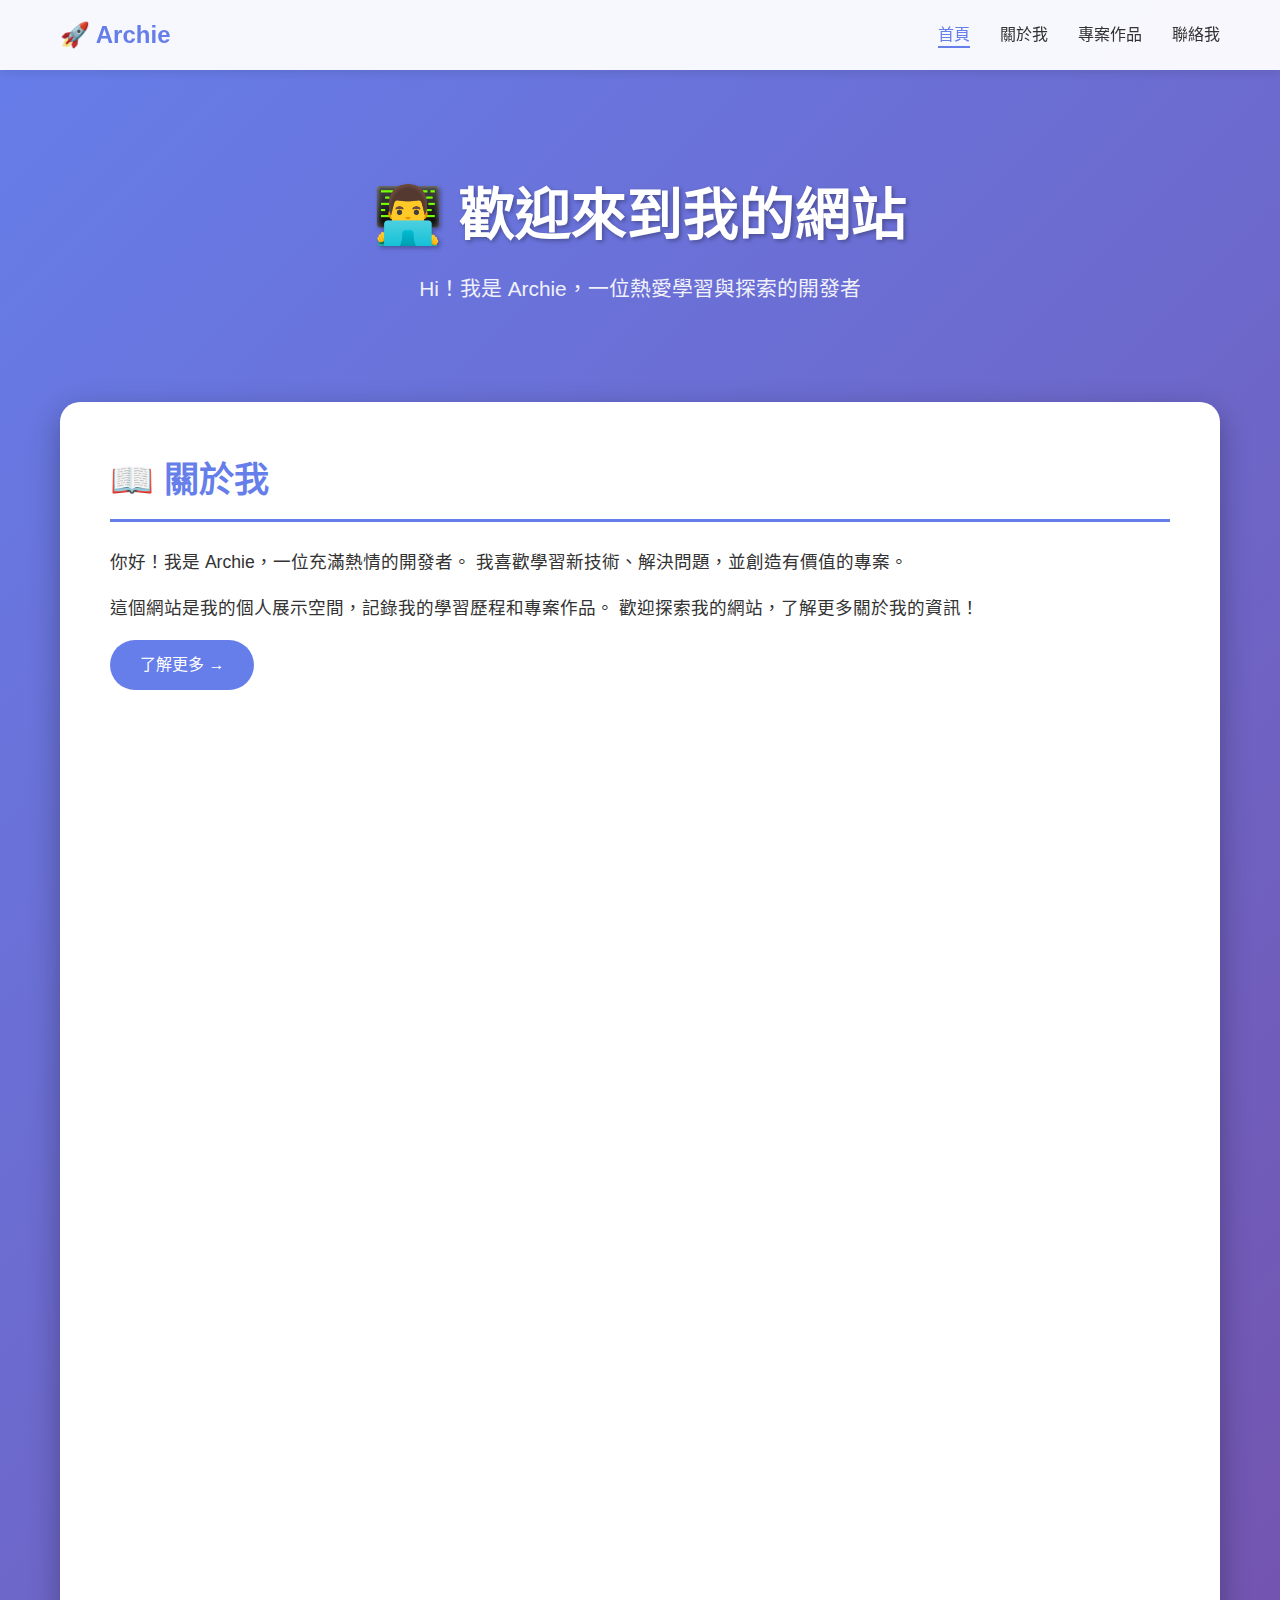
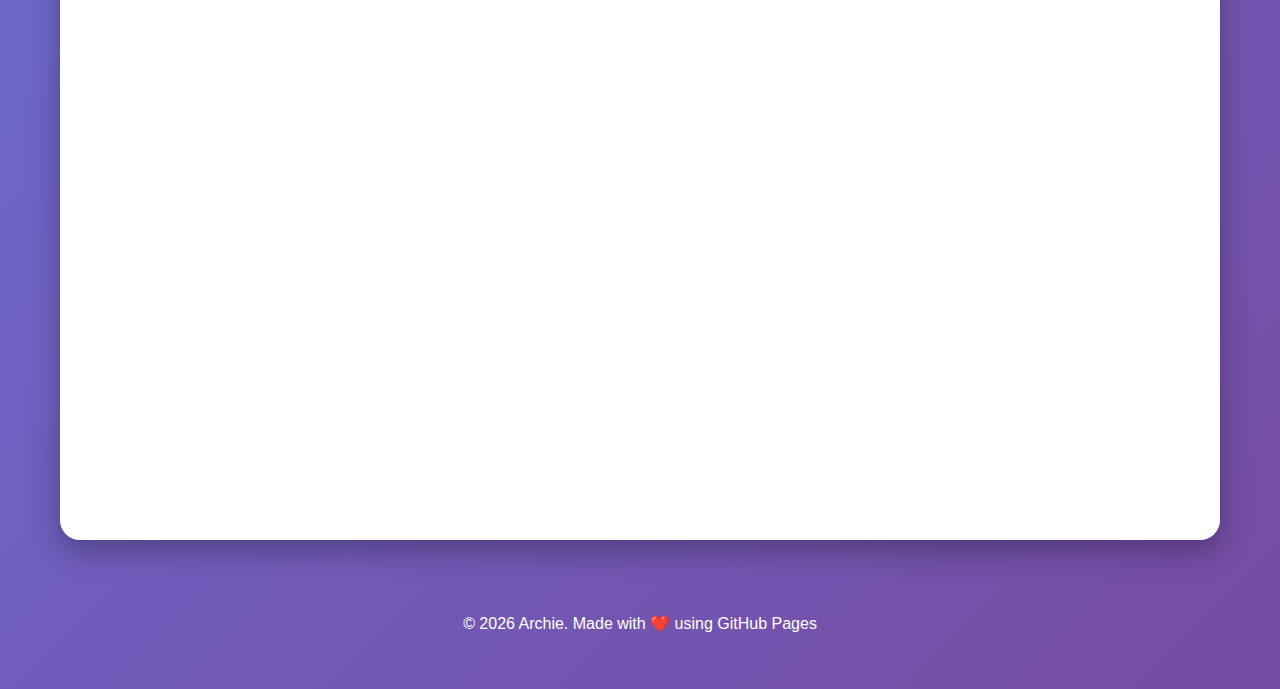
<file: index.html>
<!DOCTYPE html>
<html lang="zh-TW">
<head>
    <meta charset="UTF-8">
    <meta name="viewport" content="width=device-width, initial-scale=1.0">
    <meta name="description" content="Archie 的個人網站 - 展示我的技能與專案作品">
    <meta name="keywords" content="Archie, 個人網站, 作品集, GitHub Pages">
    <meta name="author" content="Archie">
    <title>Archie 的個人網站</title>
    
    <!-- Font Awesome -->
    <link rel="stylesheet" href="https://cdnjs.cloudflare.com/ajax/libs/font-awesome/6.0.0/css/all.min.css">
    
    <!-- 自訂 CSS -->
    <link rel="stylesheet" href="css/style.css">
</head>
<body>
    <!-- 導航列 -->
    <nav>
        <div class="container">
            <a href="index.html" class="logo">🚀 Archie</a>
            <ul>
                <li><a href="index.html">首頁</a></li>
                <li><a href="about.html">關於我</a></li>
                <li><a href="projects.html">專案作品</a></li>
                <li><a href="#contact">聯絡我</a></li>
            </ul>
        </div>
    </nav>

    <!-- 主要內容 -->
    <div class="container">
        <!-- 標題區 -->
        <header>
            <h1>👨‍💻 歡迎來到我的網站</h1>
            <p>Hi！我是 Archie，一位熱愛學習與探索的開發者</p>
        </header>
        
        <!-- 內容區 -->
        <div class="content">
            <!-- 關於我 -->
            <section id="about">
                <h2>📖 關於我</h2>
                <p>
                    你好！我是 Archie，一位充滿熱情的開發者。
                    我喜歡學習新技術、解決問題，並創造有價值的專案。
                </p>
                <p>
                    這個網站是我的個人展示空間，記錄我的學習歷程和專案作品。
                    歡迎探索我的網站，了解更多關於我的資訊！
                </p>
                <a href="about.html" class="btn">了解更多 →</a>
            </section>
            
            <!-- 技能 -->
            <section id="skills">
                <h2>🚀 我的技能</h2>
                <div class="skills">
                    <div class="skill-card">
                        <i class="fab fa-html5"></i>
                        <h3>HTML5</h3>
                    </div>
                    <div class="skill-card">
                        <i class="fab fa-css3-alt"></i>
                        <h3>CSS3</h3>
                    </div>
                    <div class="skill-card">
                        <i class="fab fa-js"></i>
                        <h3>JavaScript</h3>
                    </div>
                    <div class="skill-card">
                        <i class="fab fa-git-alt"></i>
                        <h3>Git</h3>
                    </div>
                    <div class="skill-card">
                        <i class="fab fa-github"></i>
                        <h3>GitHub</h3>
                    </div>
                    <div class="skill-card">
                        <i class="fas fa-code"></i>
                        <h3>VS Code</h3>
                    </div>
                </div>
            </section>
            
            <!-- 精選專案 -->
            <section id="featured-projects">
                <h2>💼 精選專案</h2>
                <div class="projects">
                    <div class="project-card">
                        <h3>🌐 個人網站</h3>
                        <p>使用 HTML、CSS、JavaScript 建立的響應式個人網站，部署在 GitHub Pages 上。</p>
                        <div class="tags">
                            <span class="tag">HTML</span>
                            <span class="tag">CSS</span>
                            <span class="tag">JavaScript</span>
                        </div>
                    </div>
                    <div class="project-card">
                        <h3>📚 學習筆記系統</h3>
                        <p>記錄程式學習歷程的筆記系統，包含各種技術文章和心得分享。</p>
                        <div class="tags">
                            <span class="tag">Markdown</span>
                            <span class="tag">Git</span>
                        </div>
                    </div>
                </div>
                <div style="text-align: center; margin-top: 30px;">
                    <a href="projects.html" class="btn">查看所有專案 →</a>
                </div>
            </section>
            
            <!-- 聯絡方式 -->
            <section id="contact">
                <h2>📧 聯絡我</h2>
                <p>如果你想與我聯繫，歡迎透過以下方式：</p>
                <div class="contact-links">
                    <a href="https://github.com/Archie1205" target="_blank">
                        <i class="fab fa-github"></i> GitHub
                    </a>
                    <a href="mailto:your.email@example.com">
                        <i class="fas fa-envelope"></i> Email
                    </a>
                    <a href="https://www.linkedin.com/in/yourprofile" target="_blank">
                        <i class="fab fa-linkedin"></i> LinkedIn
                    </a>
                </div>
            </section>
        </div>
        
        <!-- 頁尾 -->
        <footer>
            <p>&copy; 2024 Archie. Made with ❤️ using GitHub Pages</p>
        </footer>
    </div>

    <!-- 自訂 JavaScript -->
    <script src="js/script.js"></script>
</body>
</html>
</file>
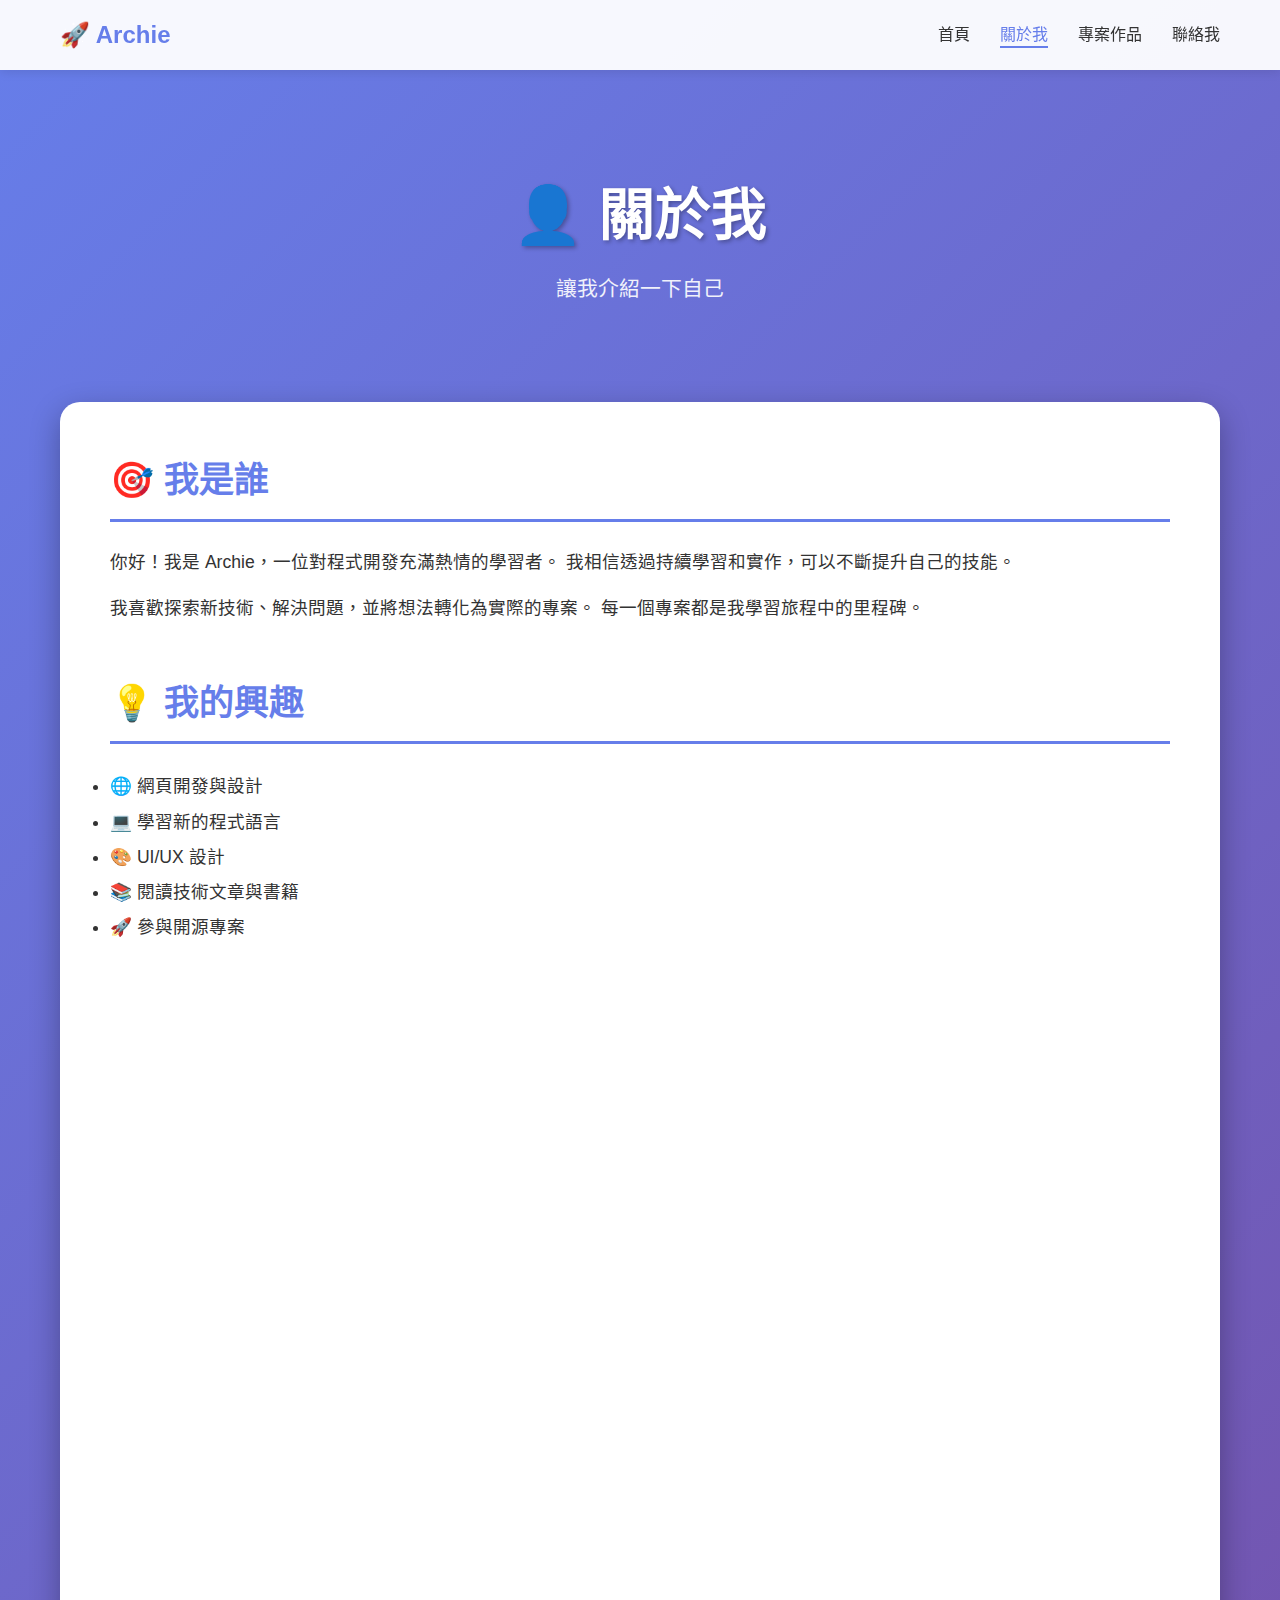
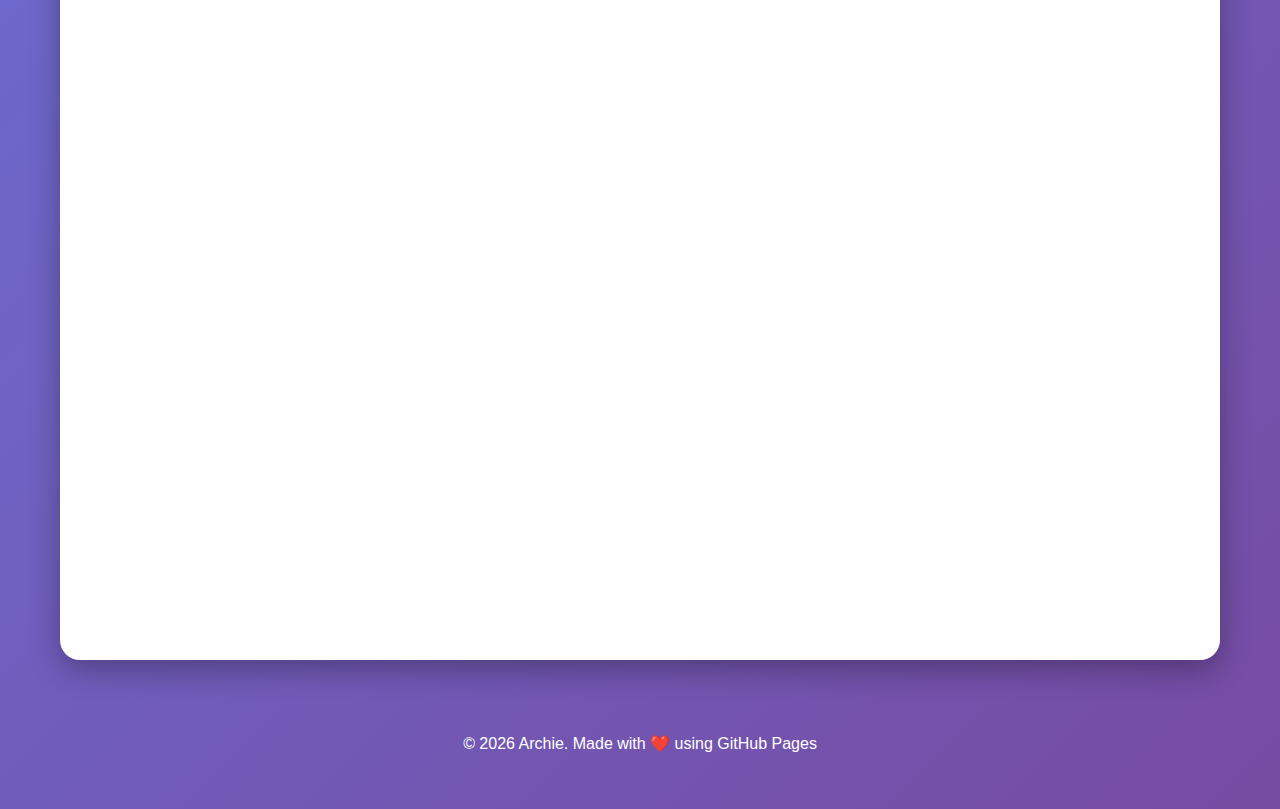
<file: about.html>
<!DOCTYPE html>
<html lang="zh-TW">
<head>
    <meta charset="UTF-8">
    <meta name="viewport" content="width=device-width, initial-scale=1.0">
    <title>關於我 - Archie</title>
    <link rel="stylesheet" href="https://cdnjs.cloudflare.com/ajax/libs/font-awesome/6.0.0/css/all.min.css">
    <link rel="stylesheet" href="css/style.css">
</head>
<body>
    <nav>
        <div class="container">
            <a href="index.html" class="logo">🚀 Archie</a>
            <ul>
                <li><a href="index.html">首頁</a></li>
                <li><a href="about.html">關於我</a></li>
                <li><a href="projects.html">專案作品</a></li>
                <li><a href="index.html#contact">聯絡我</a></li>
            </ul>
        </div>
    </nav>

    <div class="container">
        <header>
            <h1>👤 關於我</h1>
            <p>讓我介紹一下自己</p>
        </header>
        
        <div class="content">
            <section>
                <h2>🎯 我是誰</h2>
                <p>
                    你好！我是 Archie，一位對程式開發充滿熱情的學習者。
                    我相信透過持續學習和實作，可以不斷提升自己的技能。
                </p>
                <p>
                    我喜歡探索新技術、解決問題，並將想法轉化為實際的專案。
                    每一個專案都是我學習旅程中的里程碑。
                </p>
            </section>

            <section>
                <h2>💡 我的興趣</h2>
                <ul style="font-size: 1.1em; line-height: 2;">
                    <li>🌐 網頁開發與設計</li>
                    <li>💻 學習新的程式語言</li>
                    <li>🎨 UI/UX 設計</li>
                    <li>📚 閱讀技術文章與書籍</li>
                    <li>🚀 參與開源專案</li>
                </ul>
            </section>

            <section>
                <h2>🎓 學習歷程</h2>
                <div class="projects">
                    <div class="project-card">
                        <h3>📅 2024 年</h3>
                        <p>開始學習 HTML、CSS、JavaScript</p>
                        <p>建立第一個 GitHub Pages 網站</p>
                    </div>
                    <div class="project-card">
                        <h3>🎯 目標</h3>
                        <p>持續精進前端開發技能</p>
                        <p>學習後端技術與資料庫</p>
                        <p>參與更多開源專案</p>
                    </div>
                </div>
            </section>

            <section>
                <h2>🛠️ 技能詳情</h2>
                <div class="skills">
                    <div class="skill-card">
                        <i class="fab fa-html5"></i>
                        <h3>HTML5</h3>
                        <p style="margin-top: 10px; font-size: 0.9em;">語意化標籤、表單設計</p>
                    </div>
                    <div class="skill-card">
                        <i class="fab fa-css3-alt"></i>
                        <h3>CSS3</h3>
                        <p style="margin-top: 10px; font-size: 0.9em;">Flexbox、Grid、動畫</p>
                    </div>
                    <div class="skill-card">
                        <i class="fab fa-js"></i>
                        <h3>JavaScript</h3>
                        <p style="margin-top: 10px; font-size: 0.9em;">ES6+、DOM 操作</p>
                    </div>
                    <div class="skill-card">
                        <i class="fab fa-git-alt"></i>
                        <h3>Git</h3>
                        <p style="margin-top: 10px; font-size: 0.9em;">版本控制、協作開發</p>
                    </div>
                </div>
            </section>

            <section>
                <h2>📞 聯絡我</h2>
                <p>如果你想與我交流或合作，歡迎透過以下方式聯繫：</p>
                <div class="contact-links">
                    <a href="https://github.com/Archie1205" target="_blank">
                        <i class="fab fa-github"></i> GitHub
                    </a>
                    <a href="mailto:your.email@example.com">
                        <i class="fas fa-envelope"></i> Email
                    </a>
                </div>
            </section>
        </div>
        
        <footer>
            <p>&copy; 2024 Archie. Made with ❤️ using GitHub Pages</p>
        </footer>
    </div>

    <script src="js/script.js"></script>
</body>
</html>
</file>
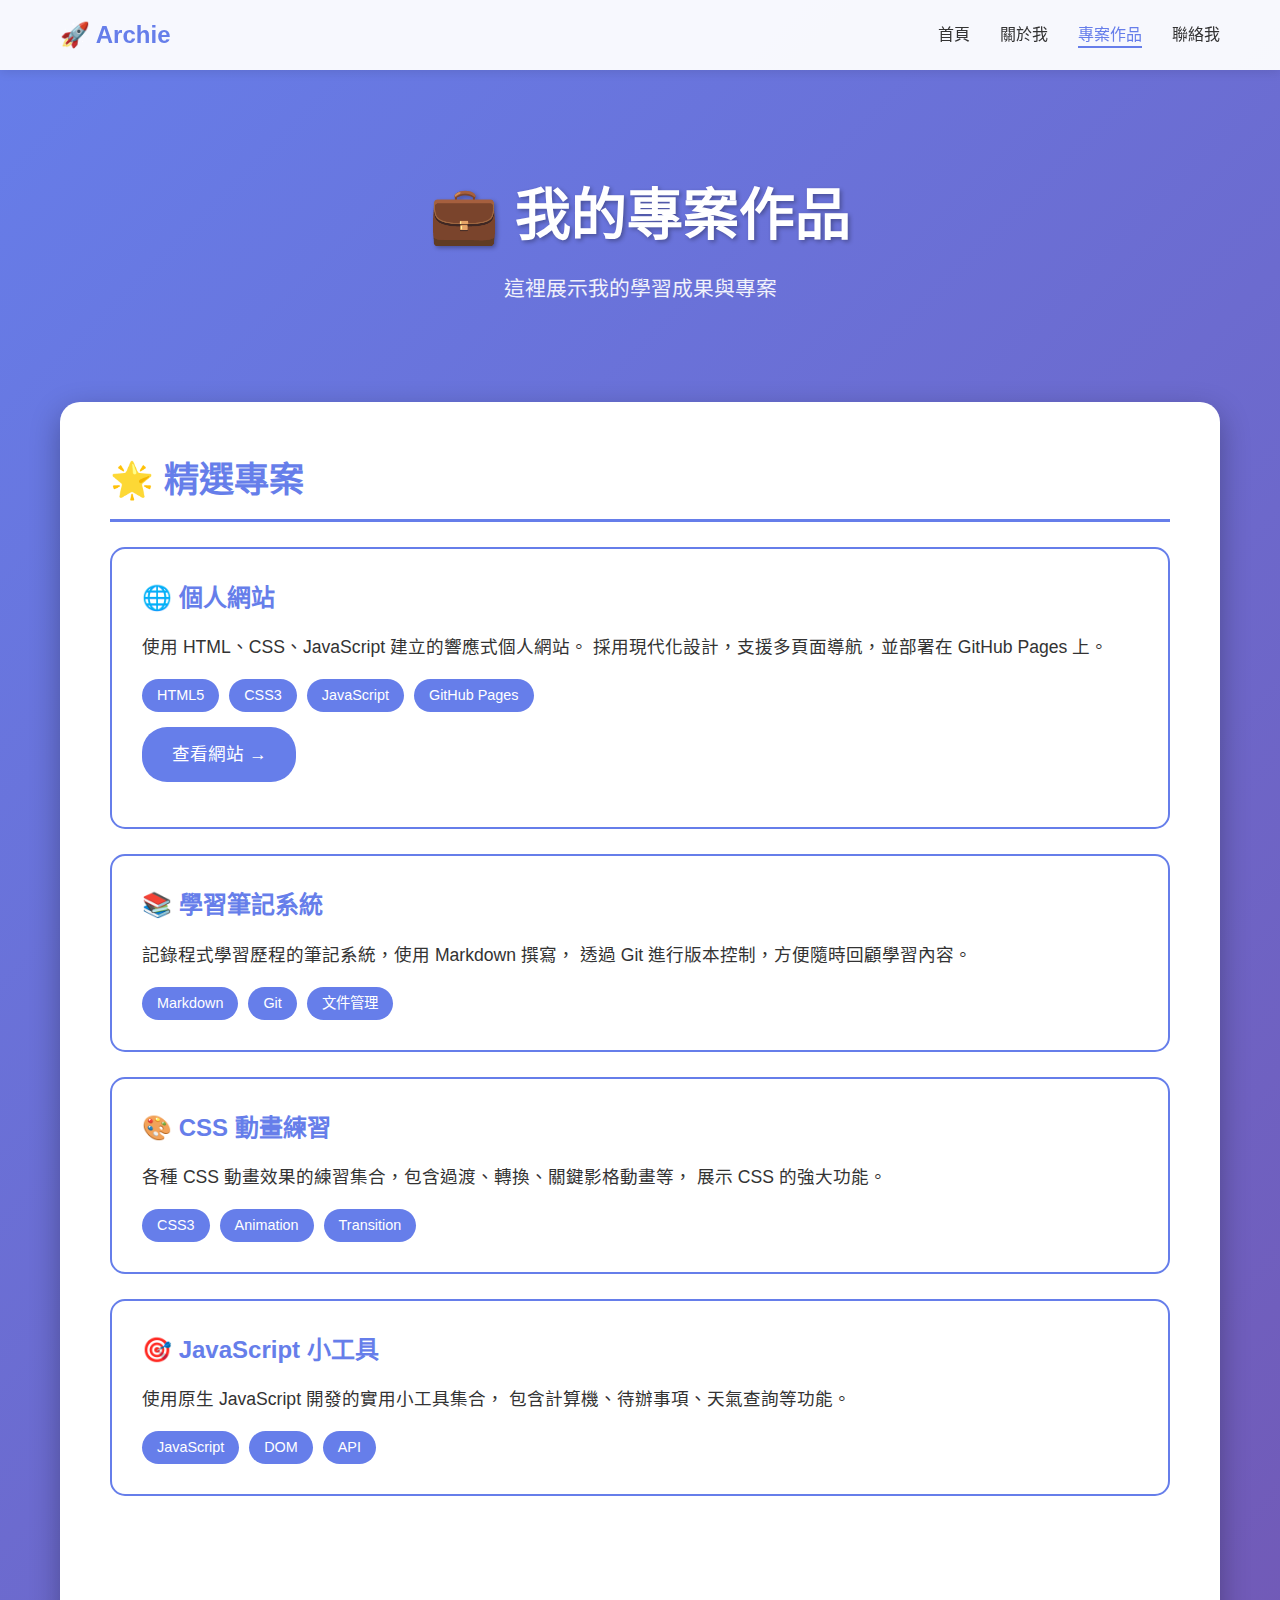
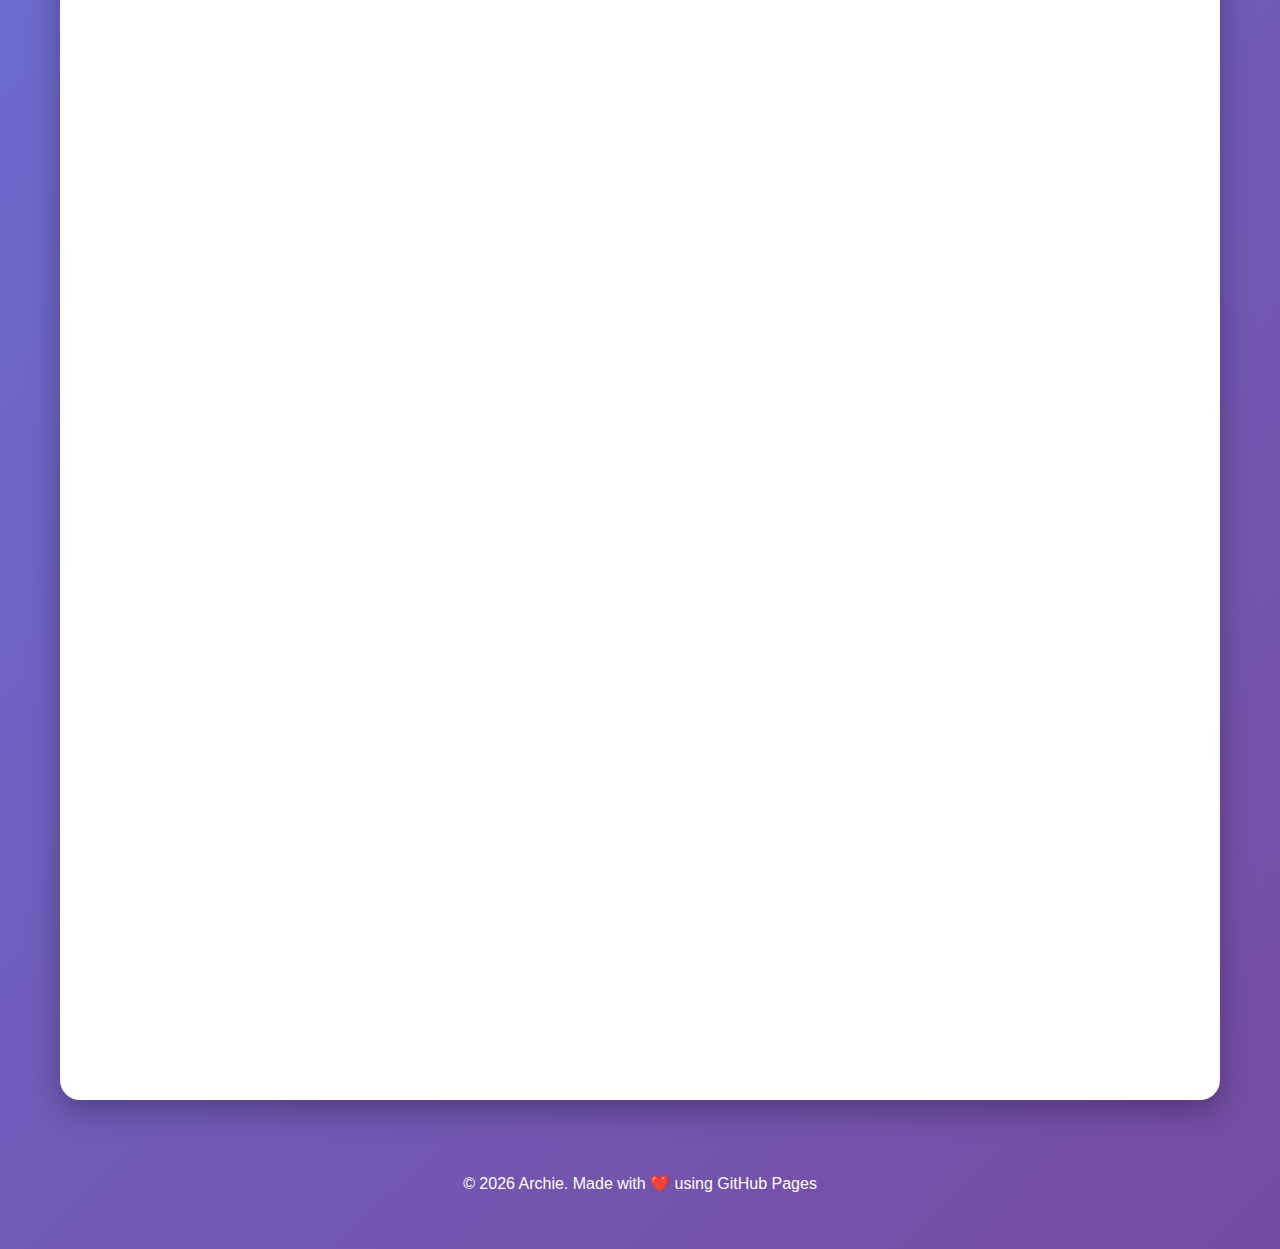
<file: projects.html>
<!DOCTYPE html>
<html lang="zh-TW">
<head>
    <meta charset="UTF-8">
    <meta name="viewport" content="width=device-width, initial-scale=1.0">
    <title>專案作品 - Archie</title>
    <link rel="stylesheet" href="https://cdnjs.cloudflare.com/ajax/libs/font-awesome/6.0.0/css/all.min.css">
    <link rel="stylesheet" href="css/style.css">
</head>
<body>
    <nav>
        <div class="container">
            <a href="index.html" class="logo">🚀 Archie</a>
            <ul>
                <li><a href="index.html">首頁</a></li>
                <li><a href="about.html">關於我</a></li>
                <li><a href="projects.html">專案作品</a></li>
                <li><a href="index.html#contact">聯絡我</a></li>
            </ul>
        </div>
    </nav>

    <div class="container">
        <header>
            <h1>💼 我的專案作品</h1>
            <p>這裡展示我的學習成果與專案</p>
        </header>
        
        <div class="content">
            <section>
                <h2>🌟 精選專案</h2>
                <div class="projects">
                    <div class="project-card">
                        <h3>🌐 個人網站</h3>
                        <p>
                            使用 HTML、CSS、JavaScript 建立的響應式個人網站。
                            採用現代化設計，支援多頁面導航，並部署在 GitHub Pages 上。
                        </p>
                        <div class="tags">
                            <span class="tag">HTML5</span>
                            <span class="tag">CSS3</span>
                            <span class="tag">JavaScript</span>
                            <span class="tag">GitHub Pages</span>
                        </div>
                        <p style="margin-top: 15px;">
                            <a href="https://archie1205.github.io" target="_blank" class="btn">查看網站 →</a>
                        </p>
                    </div>

                    <div class="project-card">
                        <h3>📚 學習筆記系統</h3>
                        <p>
                            記錄程式學習歷程的筆記系統，使用 Markdown 撰寫，
                            透過 Git 進行版本控制，方便隨時回顧學習內容。
                        </p>
                        <div class="tags">
                            <span class="tag">Markdown</span>
                            <span class="tag">Git</span>
                            <span class="tag">文件管理</span>
                        </div>
                    </div>

                    <div class="project-card">
                        <h3>🎨 CSS 動畫練習</h3>
                        <p>
                            各種 CSS 動畫效果的練習集合，包含過渡、轉換、關鍵影格動畫等，
                            展示 CSS 的強大功能。
                        </p>
                        <div class="tags">
                            <span class="tag">CSS3</span>
                            <span class="tag">Animation</span>
                            <span class="tag">Transition</span>
                        </div>
                    </div>

                    <div class="project-card">
                        <h3>🎯 JavaScript 小工具</h3>
                        <p>
                            使用原生 JavaScript 開發的實用小工具集合，
                            包含計算機、待辦事項、天氣查詢等功能。
                        </p>
                        <div class="tags">
                            <span class="tag">JavaScript</span>
                            <span class="tag">DOM</span>
                            <span class="tag">API</span>
                        </div>
                    </div>
                </div>
            </section>

            <section>
                <h2>🚀 進行中的專案</h2>
                <div class="projects">
                    <div class="project-card">
                        <h3>📱 響應式作品集網站</h3>
                        <p>
                            正在開發更完整的作品集網站，將加入更多互動效果和專案展示。
                        </p>
                        <div class="tags">
                            <span class="tag">開發中</span>
                        </div>
                    </div>

                    <div class="project-card">
                        <h3>🎮 小遊戲開發</h3>
                        <p>
                            使用 JavaScript 開發簡單的網頁遊戲，學習遊戲邏輯與動畫處理。
                        </p>
                        <div class="tags">
                            <span class="tag">規劃中</span>
                        </div>
                    </div>
                </div>
            </section>

            <section>
                <h2>💡 未來計畫</h2>
                <ul style="font-size: 1.1em; line-height: 2;">
                    <li>🔹 學習 React.js 框架</li>
                    <li>🔹 開發全端應用程式</li>
                    <li>🔹 參與開源專案貢獻</li>
                    <li>🔹 建立技術部落格</li>
                    <li>🔹 學習資料庫與後端技術</li>
                </ul>
            </section>

            <section>
                <h2>📞 想要合作？</h2>
                <p>如果你對我的專案有興趣，或想要一起合作，歡迎聯繫我！</p>
                <div class="contact-links">
                    <a href="https://github.com/Archie1205" target="_blank">
                        <i class="fab fa-github"></i> GitHub
                    </a>
                    <a href="mailto:your.email@example.com">
                        <i class="fas fa-envelope"></i> Email
                    </a>
                </div>
            </section>
        </div>
        
        <footer>
            <p>&copy; 2024 Archie. Made with ❤️ using GitHub Pages</p>
        </footer>
    </div>

    <script src="js/script.js"></script>
</body>
</html>
</file>
<file: css/style.css>
/* ===== 全域樣式 ===== */
* {
    margin: 0;
    padding: 0;
    box-sizing: border-box;
}

:root {
    --primary-color: #667eea;
    --secondary-color: #764ba2;
    --text-color: #333;
    --light-bg: #f8f9fa;
    --white: #ffffff;
    --shadow: 0 10px 30px rgba(0,0,0,0.3);
}

body {
    font-family: 'Segoe UI', Tahoma, Geneva, Verdana, sans-serif;
    line-height: 1.6;
    color: var(--text-color);
    background: linear-gradient(135deg, var(--primary-color) 0%, var(--secondary-color) 100%);
    min-height: 100vh;
}

/* ===== 導航列 ===== */
nav {
    background: rgba(255, 255, 255, 0.95);
    padding: 1rem 0;
    position: sticky;
    top: 0;
    z-index: 1000;
    box-shadow: 0 2px 10px rgba(0,0,0,0.1);
    animation: slideDown 0.5s ease-out;
}

nav .container {
    max-width: 1200px;
    margin: 0 auto;
    padding: 0 20px;
    display: flex;
    justify-content: space-between;
    align-items: center;
}

nav .logo {
    font-size: 1.5em;
    font-weight: bold;
    color: var(--primary-color);
    text-decoration: none;
}

nav ul {
    list-style: none;
    display: flex;
    gap: 30px;
}

nav ul li a {
    color: var(--text-color);
    text-decoration: none;
    font-weight: 500;
    transition: color 0.3s ease;
    position: relative;
}

nav ul li a:hover {
    color: var(--primary-color);
}

nav ul li a.active {
    color: var(--primary-color);
}

nav ul li a::after {
    content: '';
    position: absolute;
    bottom: -5px;
    left: 0;
    width: 0;
    height: 2px;
    background: var(--primary-color);
    transition: width 0.3s ease;
}

nav ul li a:hover::after,
nav ul li a.active::after {
    width: 100%;
}

/* ===== 容器 ===== */
.container {
    max-width: 1200px;
    margin: 0 auto;
    padding: 20px;
}

/* ===== 標題區 ===== */
header {
    text-align: center;
    color: white;
    padding: 80px 20px 60px;
    animation: fadeInDown 1s ease-in;
}

header h1 {
    font-size: 3.5em;
    margin-bottom: 10px;
    text-shadow: 2px 2px 4px rgba(0,0,0,0.3);
}

header p {
    font-size: 1.3em;
    opacity: 0.9;
}

/* ===== 內容區 ===== */
.content {
    background: white;
    border-radius: 20px;
    padding: 50px;
    margin: 20px 0 40px;
    box-shadow: var(--shadow);
    animation: fadeInUp 1s ease-in;
}

section {
    margin-bottom: 50px;
}

section:last-child {
    margin-bottom: 0;
}

h2 {
    color: var(--primary-color);
    margin-bottom: 25px;
    font-size: 2.2em;
    border-bottom: 3px solid var(--primary-color);
    padding-bottom: 10px;
}

h3 {
    color: var(--primary-color);
    margin-bottom: 15px;
    font-size: 1.5em;
}

p {
    margin-bottom: 15px;
    font-size: 1.1em;
    line-height: 1.8;
}

/* ===== 技能卡片 ===== */
.skills {
    display: grid;
    grid-template-columns: repeat(auto-fit, minmax(200px, 1fr));
    gap: 25px;
    margin-top: 30px;
}

.skill-card {
    background: linear-gradient(135deg, var(--primary-color) 0%, var(--secondary-color) 100%);
    color: white;
    padding: 30px;
    border-radius: 15px;
    text-align: center;
    transition: transform 0.3s ease, box-shadow 0.3s ease;
    cursor: pointer;
}

.skill-card:hover {
    transform: translateY(-10px) scale(1.05);
    box-shadow: 0 15px 30px rgba(102, 126, 234, 0.4);
}

.skill-card i {
    font-size: 3em;
    margin-bottom: 15px;
    display: block;
}

.skill-card h3 {
    color: white;
    font-size: 1.3em;
    margin: 0;
}

/* ===== 專案卡片 ===== */
.projects {
    display: grid;
    gap: 25px;
}

.project-card {
    border: 2px solid var(--primary-color);
    border-radius: 15px;
    padding: 30px;
    transition: all 0.3s ease;
    background: white;
}

.project-card:hover {
    box-shadow: 0 8px 20px rgba(102, 126, 234, 0.3);
    transform: translateX(15px);
    background: linear-gradient(to right, #ffffff, #f8f9ff);
}

.project-card h3 {
    color: var(--primary-color);
    margin-bottom: 15px;
}

.project-card p {
    margin-bottom: 15px;
}

.project-card .tags {
    display: flex;
    gap: 10px;
    flex-wrap: wrap;
    margin-top: 15px;
}

.project-card .tag {
    background: var(--primary-color);
    color: white;
    padding: 5px 15px;
    border-radius: 20px;
    font-size: 0.9em;
}

/* ===== 聯絡連結 ===== */
.contact-links {
    display: flex;
    justify-content: center;
    gap: 30px;
    flex-wrap: wrap;
    margin-top: 30px;
}

.contact-links a {
    color: var(--primary-color);
    font-size: 1.2em;
    text-decoration: none;
    transition: all 0.3s ease;
    padding: 15px 30px;
    border: 2px solid var(--primary-color);
    border-radius: 30px;
    display: flex;
    align-items: center;
    gap: 10px;
}

.contact-links a:hover {
    background: var(--primary-color);
    color: white;
    transform: scale(1.1);
    box-shadow: 0 5px 15px rgba(102, 126, 234, 0.4);
}

/* ===== 按鈕 ===== */
.btn {
    display: inline-block;
    padding: 12px 30px;
    background: var(--primary-color);
    color: white;
    text-decoration: none;
    border-radius: 25px;
    transition: all 0.3s ease;
    border: none;
    cursor: pointer;
    font-size: 1em;
}

.btn:hover {
    background: var(--secondary-color);
    transform: translateY(-2px);
    box-shadow: 0 5px 15px rgba(102, 126, 234, 0.4);
}

/* ===== 頁尾 ===== */
footer {
    text-align: center;
    color: white;
    padding: 30px 20px;
    margin-top: 40px;
}

footer p {
    margin: 0;
    font-size: 1em;
}

/* ===== 動畫 ===== */
@keyframes fadeInDown {
    from {
        opacity: 0;
        transform: translateY(-30px);
    }
    to {
        opacity: 1;
        transform: translateY(0);
    }
}

@keyframes fadeInUp {
    from {
        opacity: 0;
        transform: translateY(30px);
    }
    to {
        opacity: 1;
        transform: translateY(0);
    }
}

@keyframes slideDown {
    from {
        opacity: 0;
        transform: translateY(-100%);
    }
    to {
        opacity: 1;
        transform: translateY(0);
    }
}

/* ===== 響應式設計 ===== */
@media (max-width: 768px) {
    nav .container {
        flex-direction: column;
        gap: 15px;
    }
    
    nav ul {
        flex-direction: column;
        gap: 15px;
        text-align: center;
    }
    
    header h1 {
        font-size: 2.5em;
    }
    
    .content {
        padding: 30px 20px;
    }
    
    h2 {
        font-size: 1.8em;
    }
    
    .skills {
        grid-template-columns: 1fr;
    }
}

@media (max-width: 480px) {
    header h1 {
        font-size: 2em;
    }
    
    header p {
        font-size: 1em;
    }
    
    .content {
        padding: 20px 15px;
    }
}
</file>
